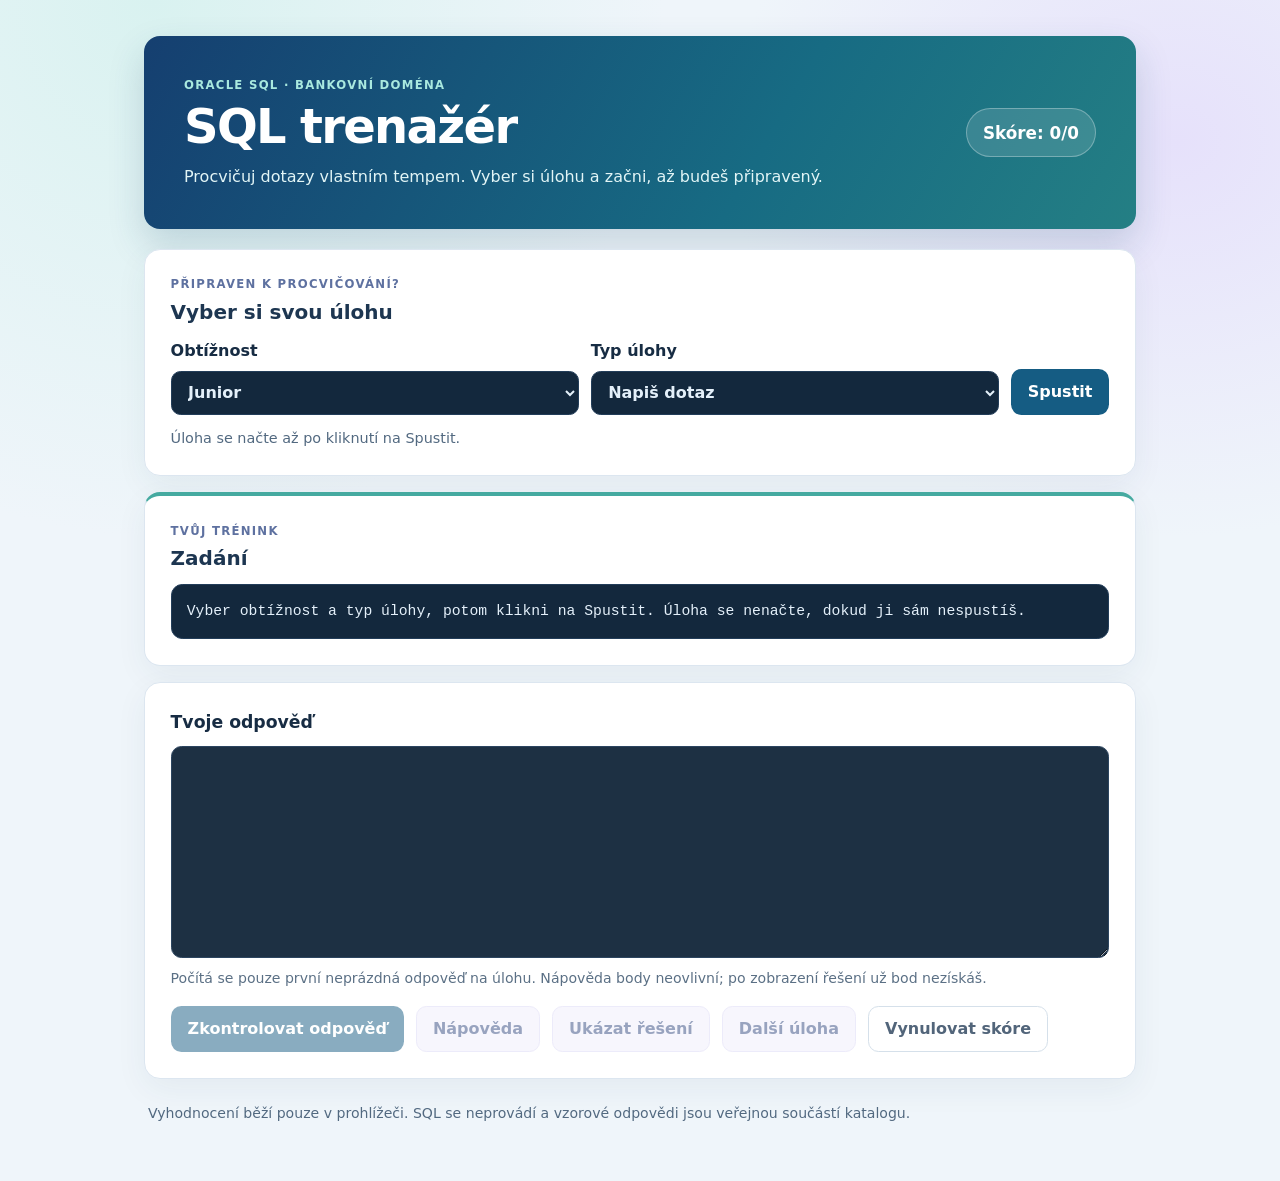
<file: docs/index.html>
<!doctype html>
<html lang="cs">
<head>
  <meta charset="utf-8">
  <meta name="viewport" content="width=device-width, initial-scale=1">
  <title>SQL trenažér</title>
  <link rel="stylesheet" href="./styles.css">
  <script src="./app.js" defer></script>
</head>
<body>
  <main>
    <header class="hero">
      <div>
        <p class="eyebrow">ORACLE SQL · BANKOVNÍ DOMÉNA</p>
        <h1>SQL trenažér</h1>
        <p>Procvičuj dotazy vlastním tempem. Vyber si úlohu a začni, až budeš připravený.</p>
      </div>
      <p id="score" class="score" role="status">Skóre: 0/0</p>
      <p id="storage-warning" role="status" hidden></p>
    </header>
    <section class="selection card" aria-label="Výběr úlohy">
      <div class="section-intro">
        <p class="eyebrow">PŘIPRAVEN K PROCVIČOVÁNÍ?</p>
        <h2>Vyber si svou úlohu</h2>
      </div>
      <div class="controls">
        <label>Obtížnost
          <select id="difficulty">
            <option value="beginner">Junior</option>
            <option value="intermediate">Medior</option>
            <option value="advanced">Senior</option>
          </select>
        </label>
        <label>Typ úlohy
          <select id="task-type">
            <option value="write-query">Napiš dotaz</option>
            <option value="find-bug">Oprav chybu</option>
            <option value="explain-result">Vysvětli výsledek</option>
          </select>
        </label>
        <button id="load" class="button-primary" disabled>Spustit</button>
        <p id="selection-note" class="selection-note">Úloha se načte až po kliknutí na Spustit.</p>
      </div>
    </section>
    <section class="card task-card" aria-labelledby="task-heading">
      <div class="task-title">
        <p class="eyebrow">TVŮJ TRÉNINK</p>
        <h2 id="task-heading">Zadání</h2>
      </div>
      <pre id="prompt" class="prompt">Načítám katalog úloh…</pre>
      <div id="sql-section" hidden>
        <h3>SQL dotaz</h3>
        <pre id="sql" class="code-block"></pre>
      </div>
    </section>
    <form id="answer-form" class="card answer-card">
      <div class="answer-heading">
        <label for="answer">Tvoje odpověď</label>
        <button id="format-button" class="button-secondary format-button" type="button" hidden disabled>
          Formátovat SQL
        </button>
      </div>
      <textarea id="answer" rows="8" spellcheck="false" disabled aria-describedby="rules"></textarea>
      <p id="rules">Počítá se pouze první neprázdná odpověď na úlohu. Nápověda body neovlivní; po zobrazení řešení už bod nezískáš.</p>
      <div class="actions">
        <button id="check" class="button-primary" type="submit" disabled>Zkontrolovat odpověď</button>
        <button id="hint-button" class="button-secondary" type="button" disabled>Nápověda</button>
        <button id="solution-button" class="button-secondary" type="button" disabled>Ukázat řešení</button>
        <button id="next" class="button-secondary" type="button" disabled>Další úloha</button>
        <button id="reset" class="button-quiet" type="button">Vynulovat skóre</button>
      </div>
    </form>
    <p id="feedback" class="feedback" role="status" aria-live="polite"></p>
    <section id="hint-section" class="card reveal-card" hidden>
      <h2>Nápověda</h2>
      <pre id="hint"></pre>
    </section>
    <section id="solution-section" class="card reveal-card" hidden>
      <h2>Vzorové řešení</h2>
      <pre id="solution" class="code-block"></pre>
    </section>
    <footer>Vyhodnocení běží pouze v prohlížeči. SQL se neprovádí a vzorové odpovědi jsou veřejnou součástí katalogu.</footer>
    <noscript>Pro používání trenažéru povol JavaScript.</noscript>
  </main>
</body>
</html>
</file>
<file: docs/styles.css>
:root {
  color-scheme: light;
  font-family: Inter, ui-sans-serif, system-ui, -apple-system, BlinkMacSystemFont, "Segoe UI", sans-serif;
  color: #172c43;
  background: #eff5fa;
  line-height: 1.55;
  font-synthesis: none;
}
* { box-sizing: border-box; }
body {
  margin: 0;
  background:
    radial-gradient(ellipse at 12% 0%, #d9f2f0 0, transparent 32rem),
    radial-gradient(ellipse at 92% 12%, #e6e1fb 0, transparent 28rem),
    #eff5fa;
}
main { width: min(100%, 1040px); margin: 0 auto; padding: 2.25rem 1.5rem 3rem; }
header, .card {
  min-width: 0;
  border: 1px solid #dce6f0;
  border-radius: 1rem;
  background: #fff;
  box-shadow: 0 10px 32px rgb(28 61 92 / 6%);
}
.hero {
  display: flex;
  align-items: center;
  justify-content: space-between;
  gap: 1.5rem;
  margin-bottom: 1.2rem;
  padding: clamp(1.4rem, 5vw, 2.5rem);
  color: #fff;
  background: linear-gradient(120deg, #153f70, #176b83 62%, #247f84);
  border: 0;
  box-shadow: 0 16px 36px rgb(23 70 105 / 18%);
}
.hero h1 { margin: 0; font-size: clamp(2rem, 5vw, 3rem); line-height: 1.12; letter-spacing: -.035em; }
.hero > div > p:last-child { max-width: 42rem; margin: .7rem 0 0; color: #e2f5f6; }
.eyebrow { margin: 0 0 .35rem; color: #5e71a0; font-size: .73rem; font-weight: 800; letter-spacing: .11em; }
.hero .eyebrow { color: #a9e9df; }
.score {
  flex: 0 0 auto;
  margin: 0;
  padding: .65rem 1rem;
  border: 1px solid rgb(255 255 255 / 30%);
  border-radius: 999px;
  background: rgb(255 255 255 / 13%);
  color: #fff;
  font-size: 1.05rem;
  font-weight: 750;
  white-space: nowrap;
}
#storage-warning { flex-basis: 100%; margin: 0; color: #fff0c4; }
.card { margin-bottom: 1rem; padding: clamp(1.1rem, 3vw, 1.6rem); }
h2, h3 { margin: 0 0 .65rem; color: #1d3651; }
h2 { font-size: 1.25rem; line-height: 1.3; }
h3 { font-size: 1rem; }
.section-intro { margin-bottom: .9rem; }
.controls, .actions { display: flex; flex-wrap: wrap; align-items: end; gap: .75rem; }
label { display: block; font-weight: 700; }
.controls label { min-width: min(100%, 12rem); flex: 1 1 12rem; }
select, button, textarea { font: inherit; }
select {
  display: block;
  width: 100%;
  margin-top: .4rem;
  padding: .68rem .78rem;
  border: 1px solid #223d59;
  border-radius: .6rem;
  color: #e4f0fa;
  background: #13283d;
  color-scheme: dark;
  cursor: pointer;
  transition: background-color .15s ease, border-color .15s ease;
}
select option { color: #e4f0fa; background: #13283d; }
select:hover:not(:disabled):not(:focus) { border-color: #45aaa0; background: #183049; }
select:focus { border-color: #45aaa0; }
select:disabled { color: #9fb3c6; background: #1d3043; border-color: #2c4560; cursor: not-allowed; }
button {
  min-height: 2.75rem;
  padding: .62rem 1rem;
  border: 1px solid transparent;
  border-radius: .65rem;
  font-weight: 700;
  cursor: pointer;
  transition: background-color .15s ease, border-color .15s ease, transform .15s ease;
}
button:hover:not(:disabled) { transform: translateY(-1px); }
.button-primary { color: #fff; background: #155c83; }
.button-primary:hover:not(:disabled) { background: #104867; }
.button-secondary { color: #344a81; background: #f0effc; border-color: #dbd8f6; }
.button-secondary:hover:not(:disabled) { background: #e5e3fa; border-color: #bbb5ee; }
.button-quiet { color: #52657a; background: #fff; border-color: #d5e0ea; }
.button-quiet:hover:not(:disabled) { background: #f5f8fb; }
button:disabled { opacity: .5; cursor: not-allowed; }
.selection-note { flex-basis: 100%; margin: 0; color: #526980; font-size: .9rem; }
.task-card { border-top: 4px solid #45aaa0; }
.task-title { margin-bottom: .8rem; }
.task-title h2 { margin-bottom: 0; }
.prompt { margin: 0; }
pre, textarea { font-family: ui-monospace, "SFMono-Regular", Consolas, "Liberation Mono", monospace; font-size: .92rem; }
pre { min-width: 0; max-width: 100%; margin: .55rem 0 0; padding: .95rem; }
#prompt, #sql, #hint, #solution {
  min-width: 0;
  max-width: 100%;
  padding: .95rem;
  border: 1px solid #223d59;
  border-radius: .7rem;
  background: #13283d;
  color: #e4f0fa;
  white-space: pre-wrap;
  overflow-wrap: anywhere;
  word-break: break-word;
  overflow-x: hidden;
  tab-size: 2;
}
pre code { white-space: inherit; overflow-wrap: inherit; word-break: inherit; }
.sql-keyword { color: #83d8ce; font-weight: 700; }
.sql-string { color: #ffd18a; }
.sql-comment { color: #9aafc0; font-style: italic; }
.sql-number { color: #c2a7ff; }
.sql-identifier { color: #b9d7ff; }
.answer-heading { display: flex; align-items: center; justify-content: space-between; gap: .8rem; }
.answer-heading label { font-size: 1.08rem; }
.format-button { min-height: 2.35rem; padding: .4rem .75rem; font-size: .88rem; }
textarea {
  display: block;
  width: 100%;
  max-width: 100%;
  min-width: 0;
  margin-top: .65rem;
  padding: .85rem;
  resize: vertical;
  border: 1px solid #223d59;
  border-radius: .65rem;
  color: #e4f0fa;
  background: #13283d;
  caret-color: #83d8ce;
  color-scheme: dark;
  line-height: 1.55;
  tab-size: 2;
  transition: border-color .15s ease;
}
textarea::placeholder { color: #9fb3c6; opacity: 1; }
textarea:hover:not(:disabled):not([readonly]):not(:focus) { border-color: #3a6185; }
textarea:focus { border-color: #45aaa0; }
textarea:disabled { color: #a9bccd; background: #1d3043; border-color: #2c4560; cursor: not-allowed; }
textarea[readonly] { color: #c9d9e7; background: #1a2f44; }
#rules { margin: .65rem 0 1rem; color: #5b7085; font-size: .88rem; }
.actions { align-items: center; }
.feedback { min-height: 0; margin: 0 0 1rem; padding: 0; font-weight: 700; }
.feedback:not(:empty) { padding: .8rem 1rem; border: 1px solid transparent; border-radius: .7rem; }
.feedback.success { color: #145b43; background: #e3f6ed; border-color: #b3e2cb; }
.feedback.error { color: #8c303c; background: #fff0f0; border-color: #f3c6ca; }
.feedback.pending { color: #405780; background: #efeffb; border-color: #d8d7f3; }
.reveal-card { border-left: 4px solid #7668c6; }
footer { padding: .5rem .25rem; color: #526980; font-size: .88rem; }
:focus-visible { outline: 3px solid #e4a239; outline-offset: 3px; }
[hidden] { display: none !important; }
@media (max-width: 640px) {
  main { padding: 1rem .75rem 2rem; }
  .hero { align-items: flex-start; flex-direction: column; padding: 1.35rem; }
  .score { align-self: flex-start; }
  .controls label { flex-basis: 100%; }
  .controls > button { width: 100%; }
  .actions > button { flex: 1 1 42%; }
}
</file>
